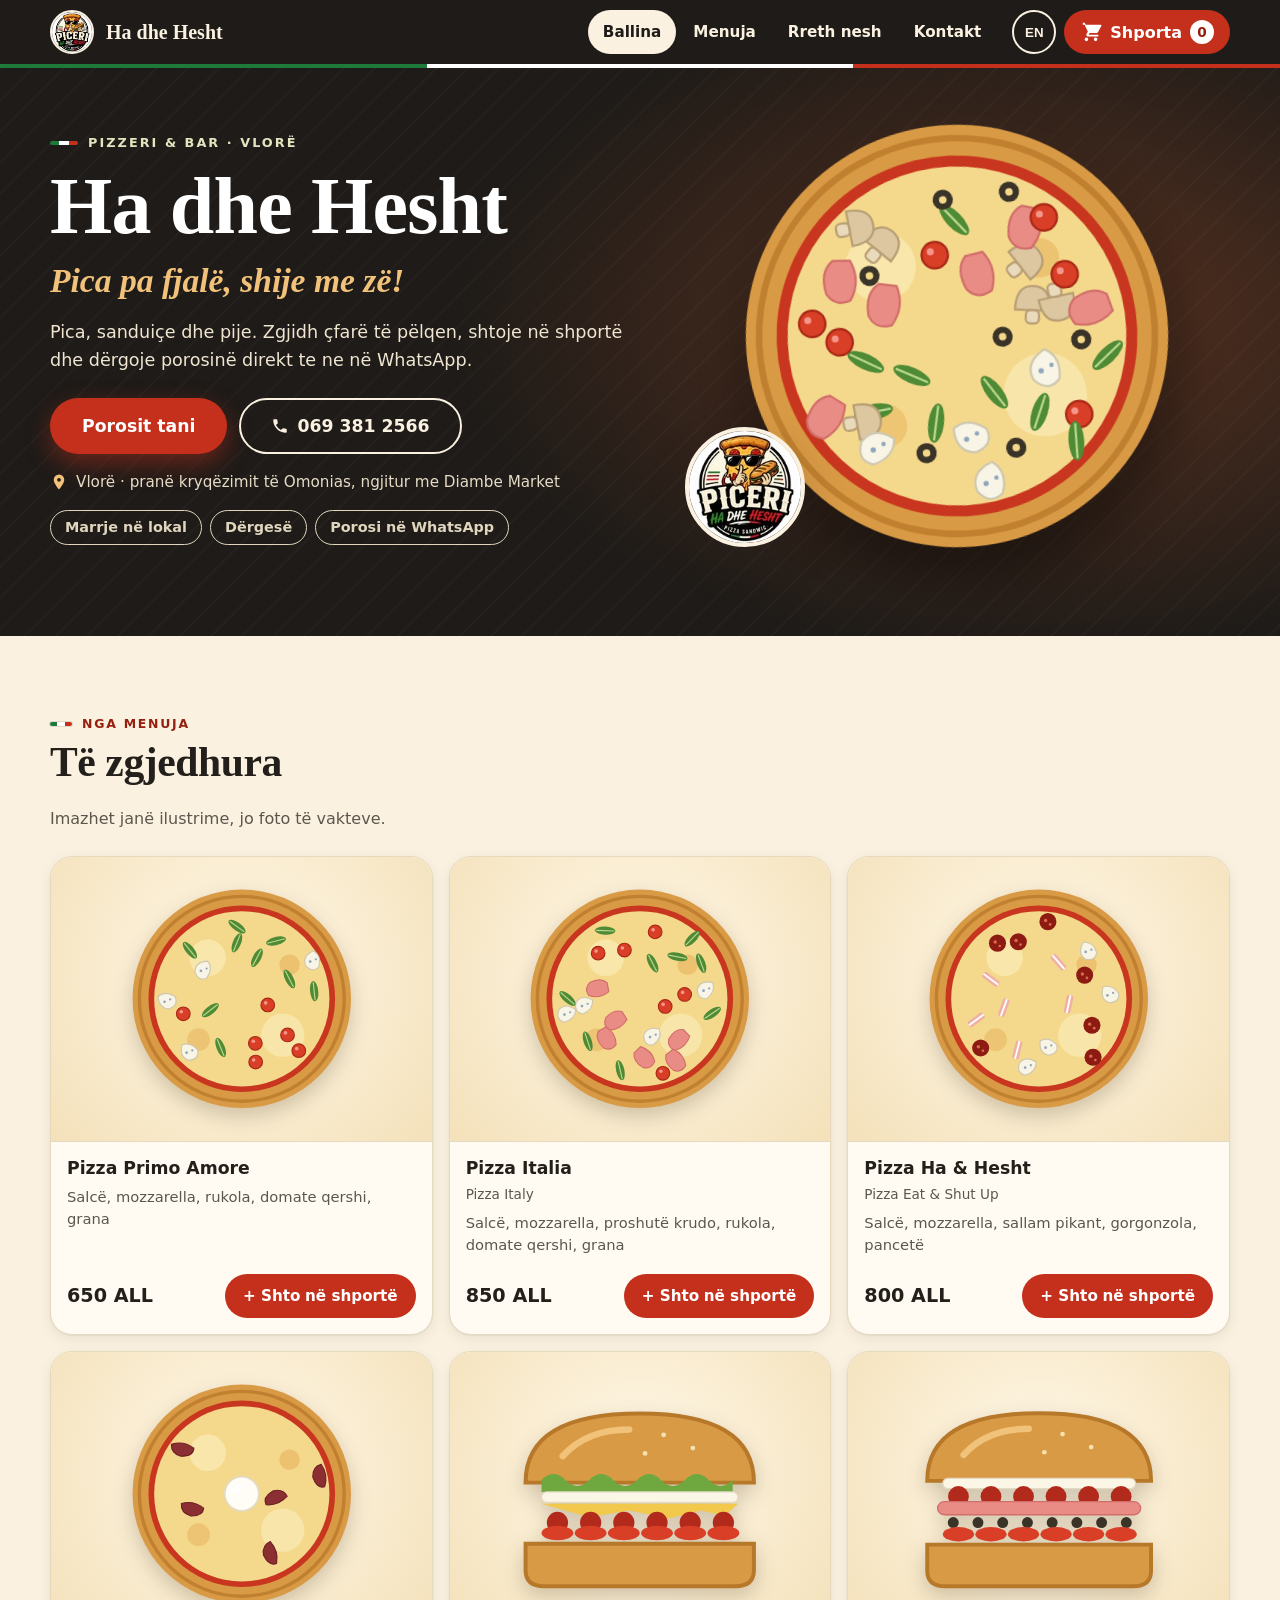
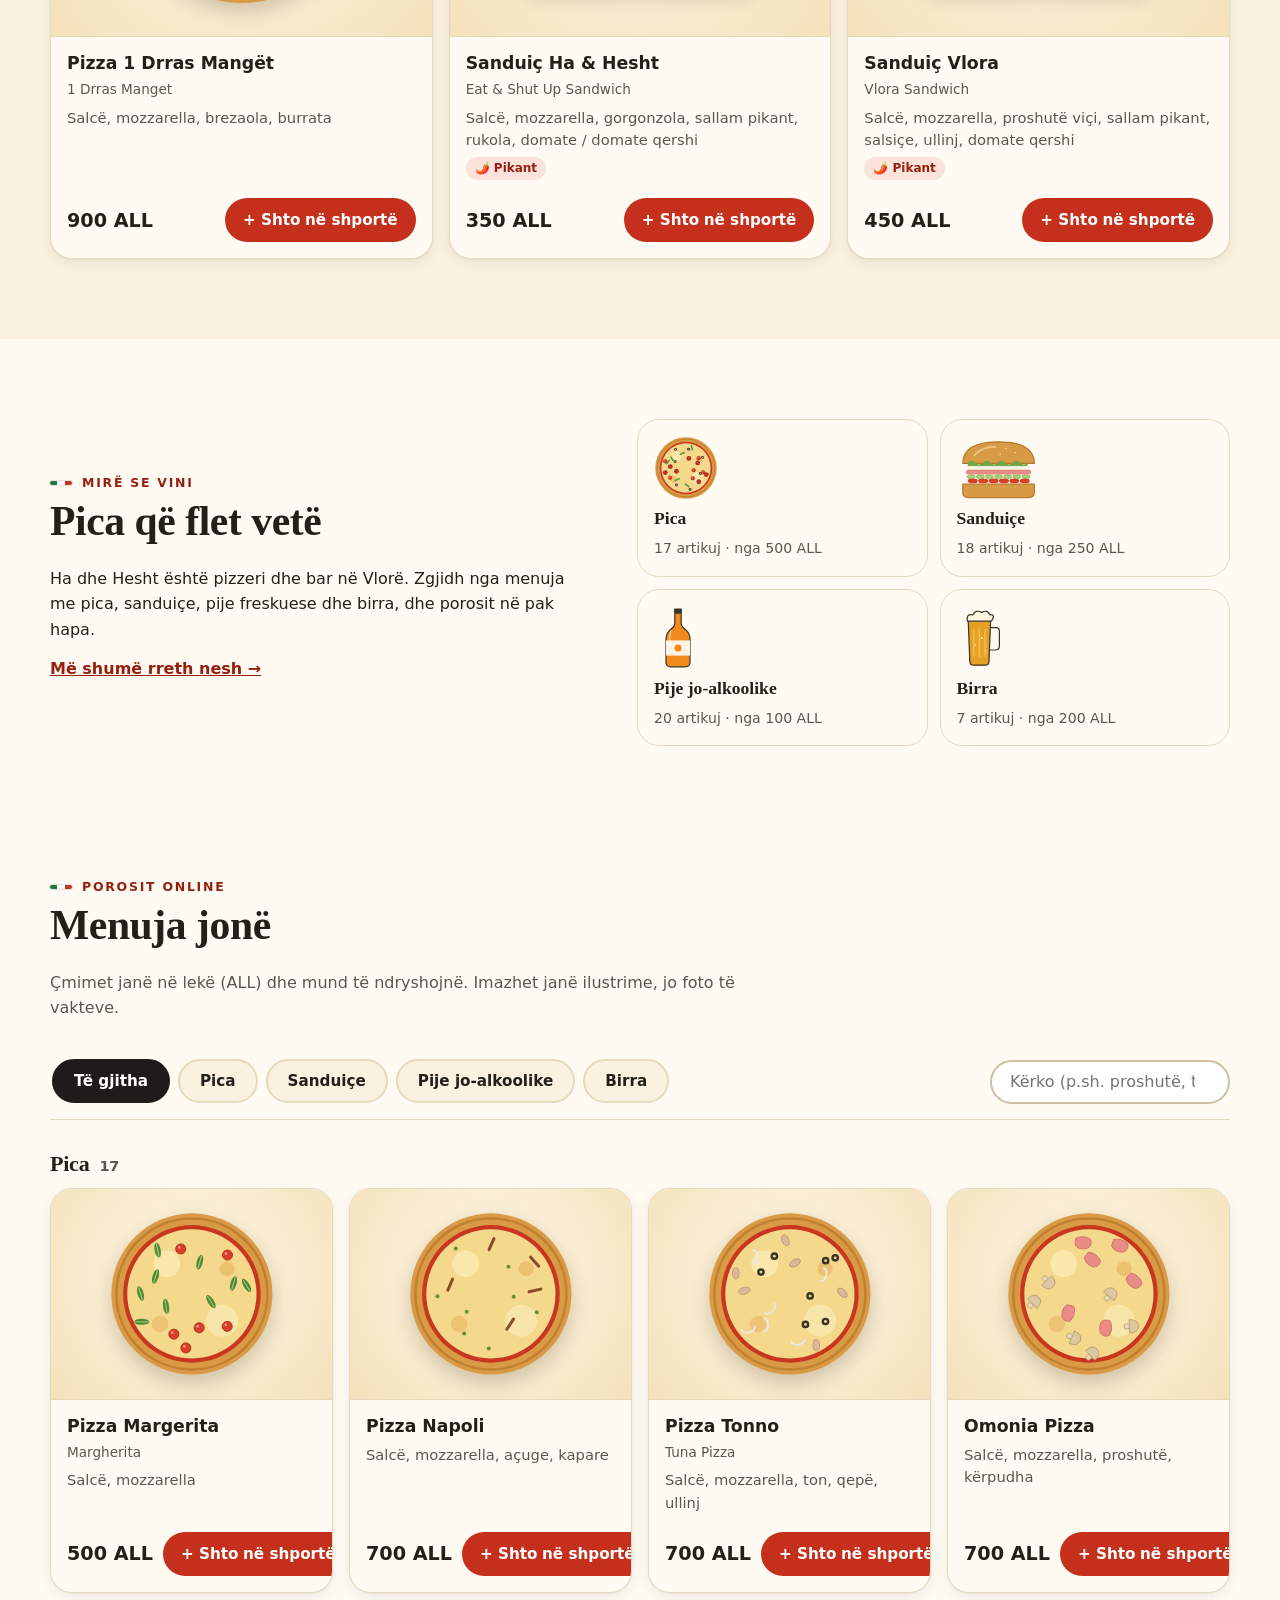
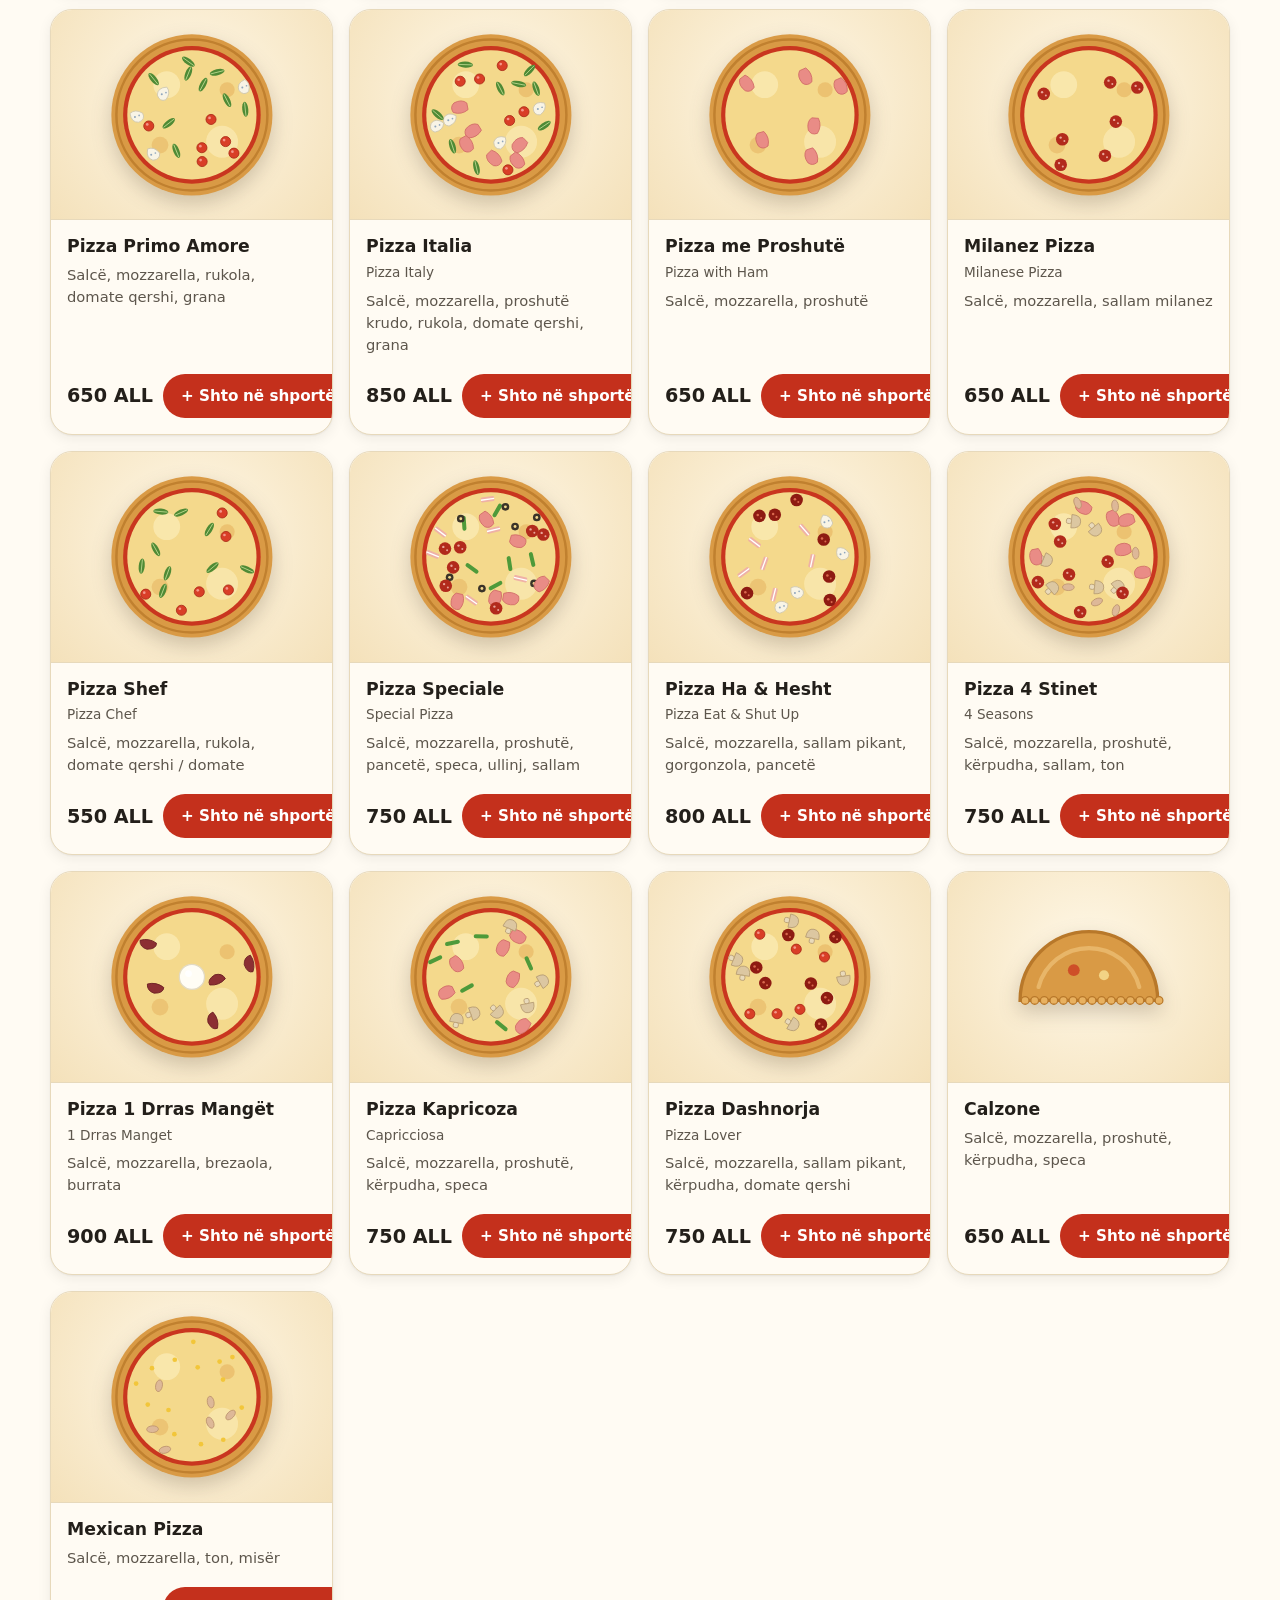
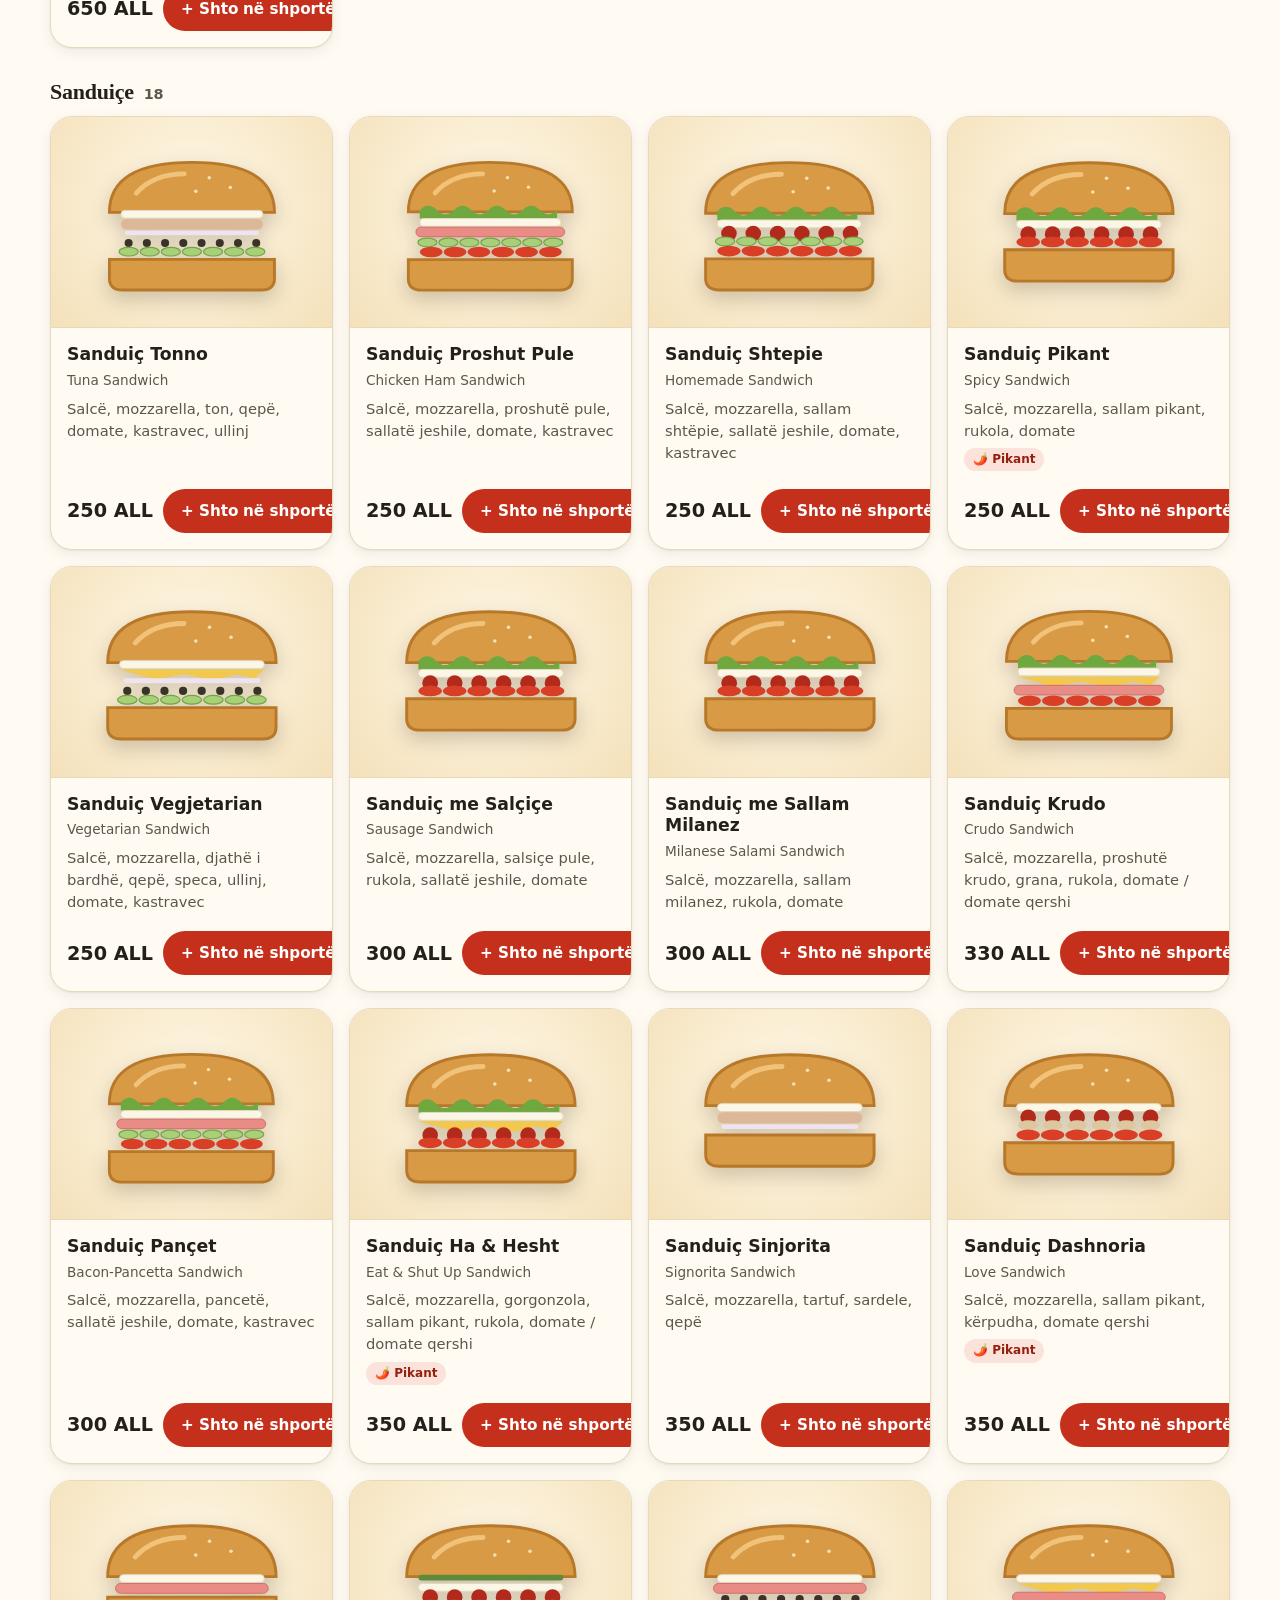
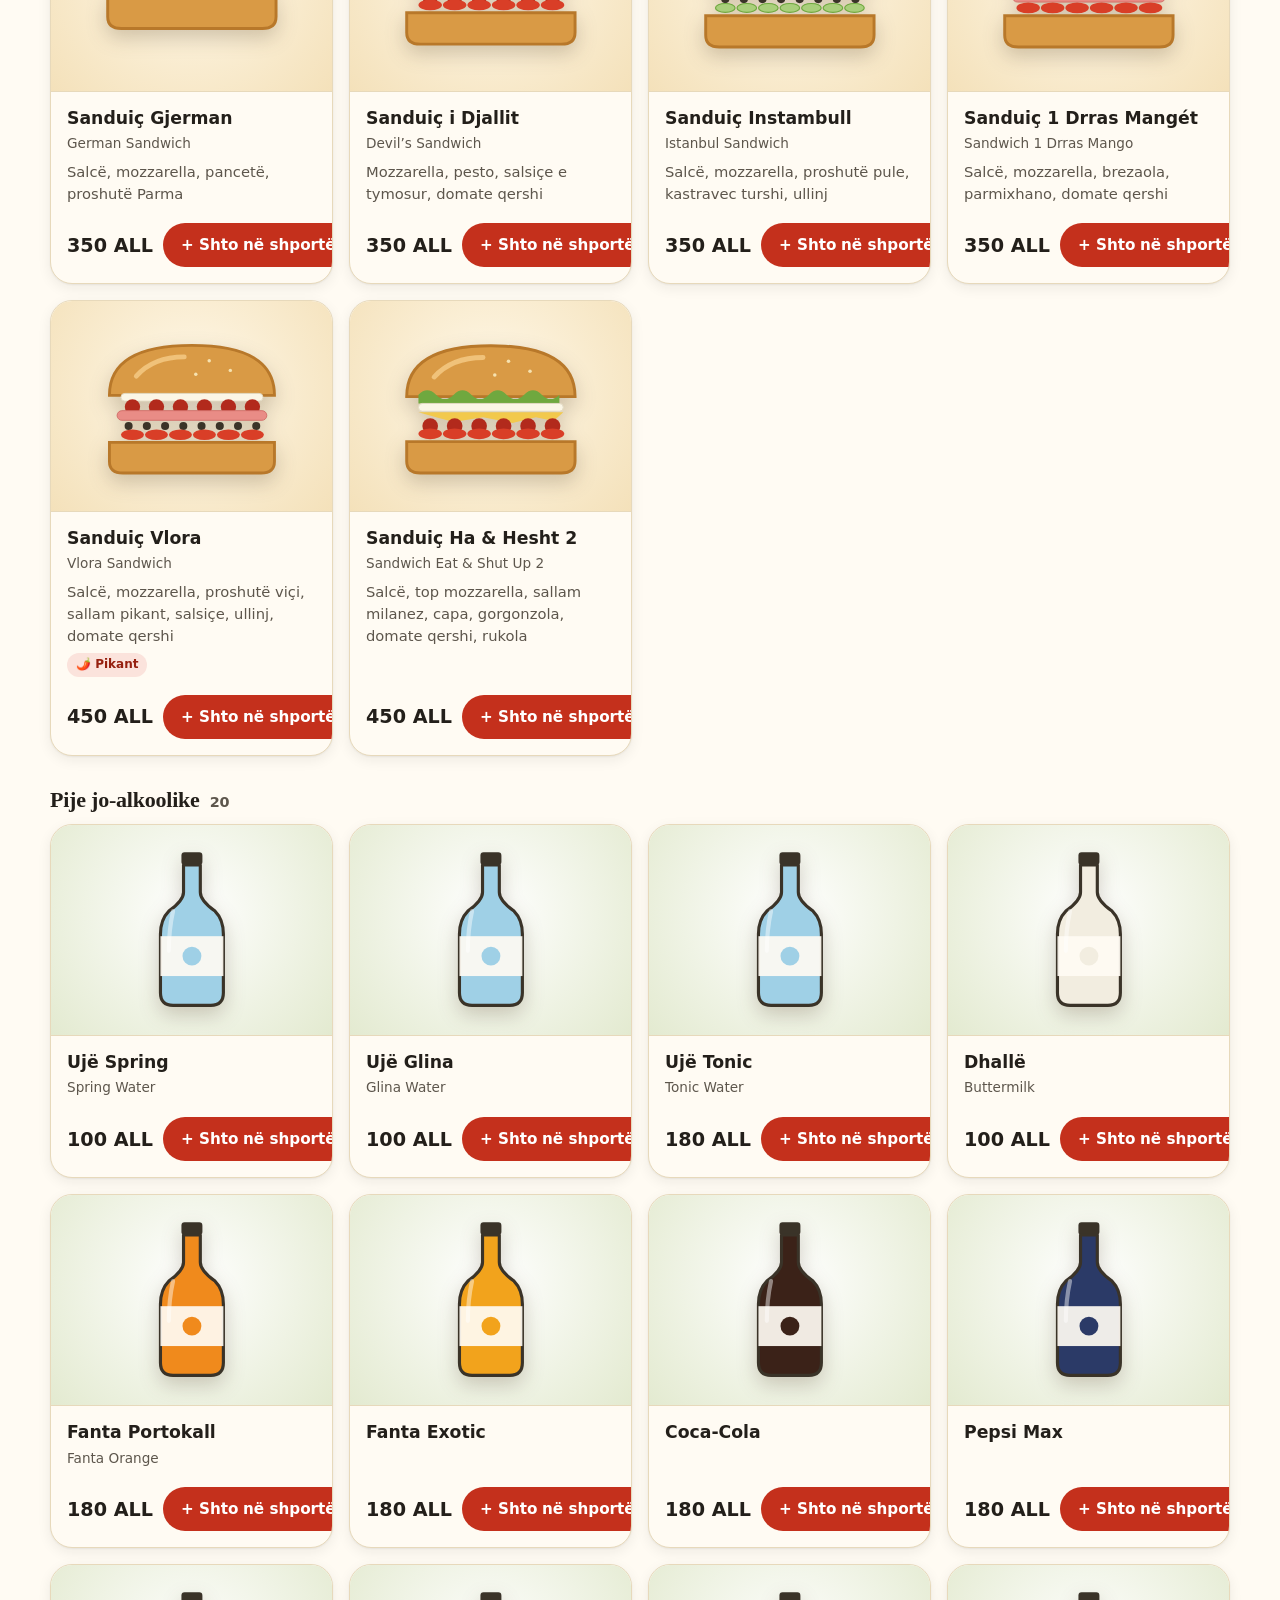
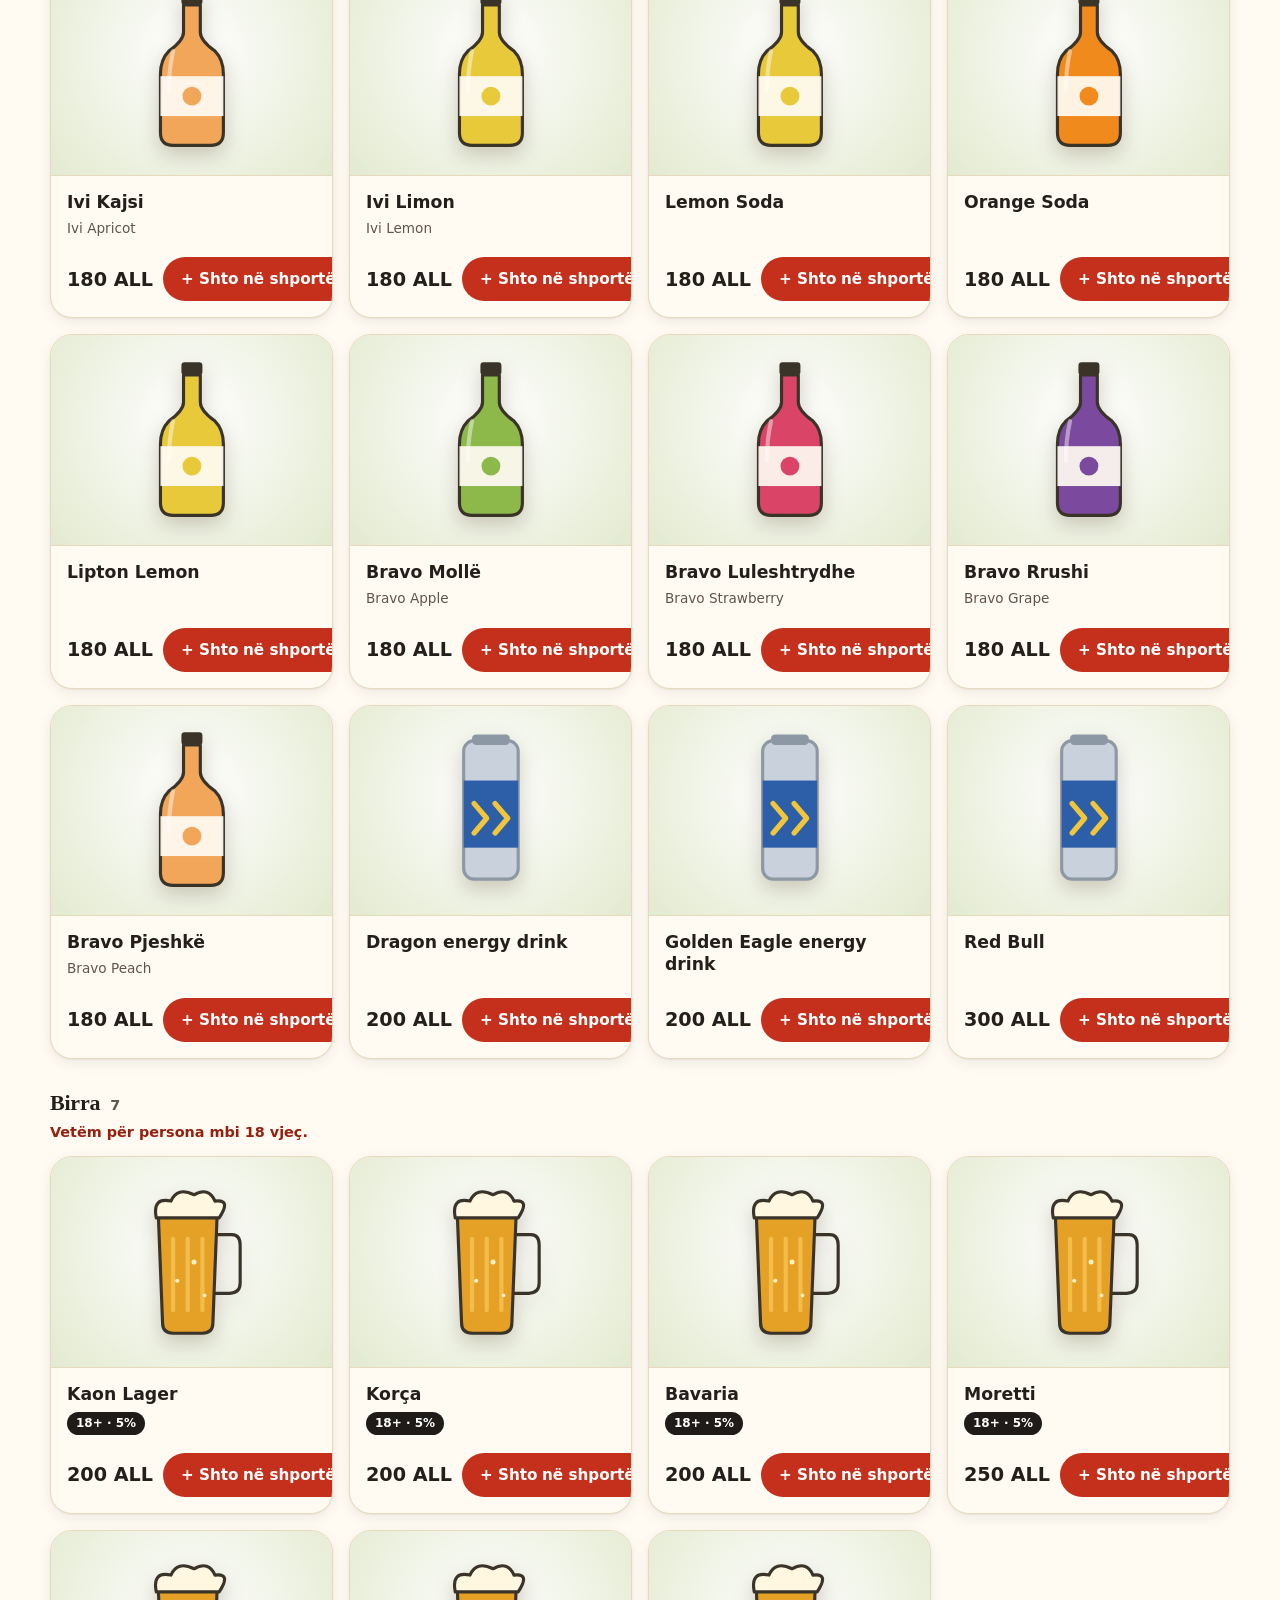
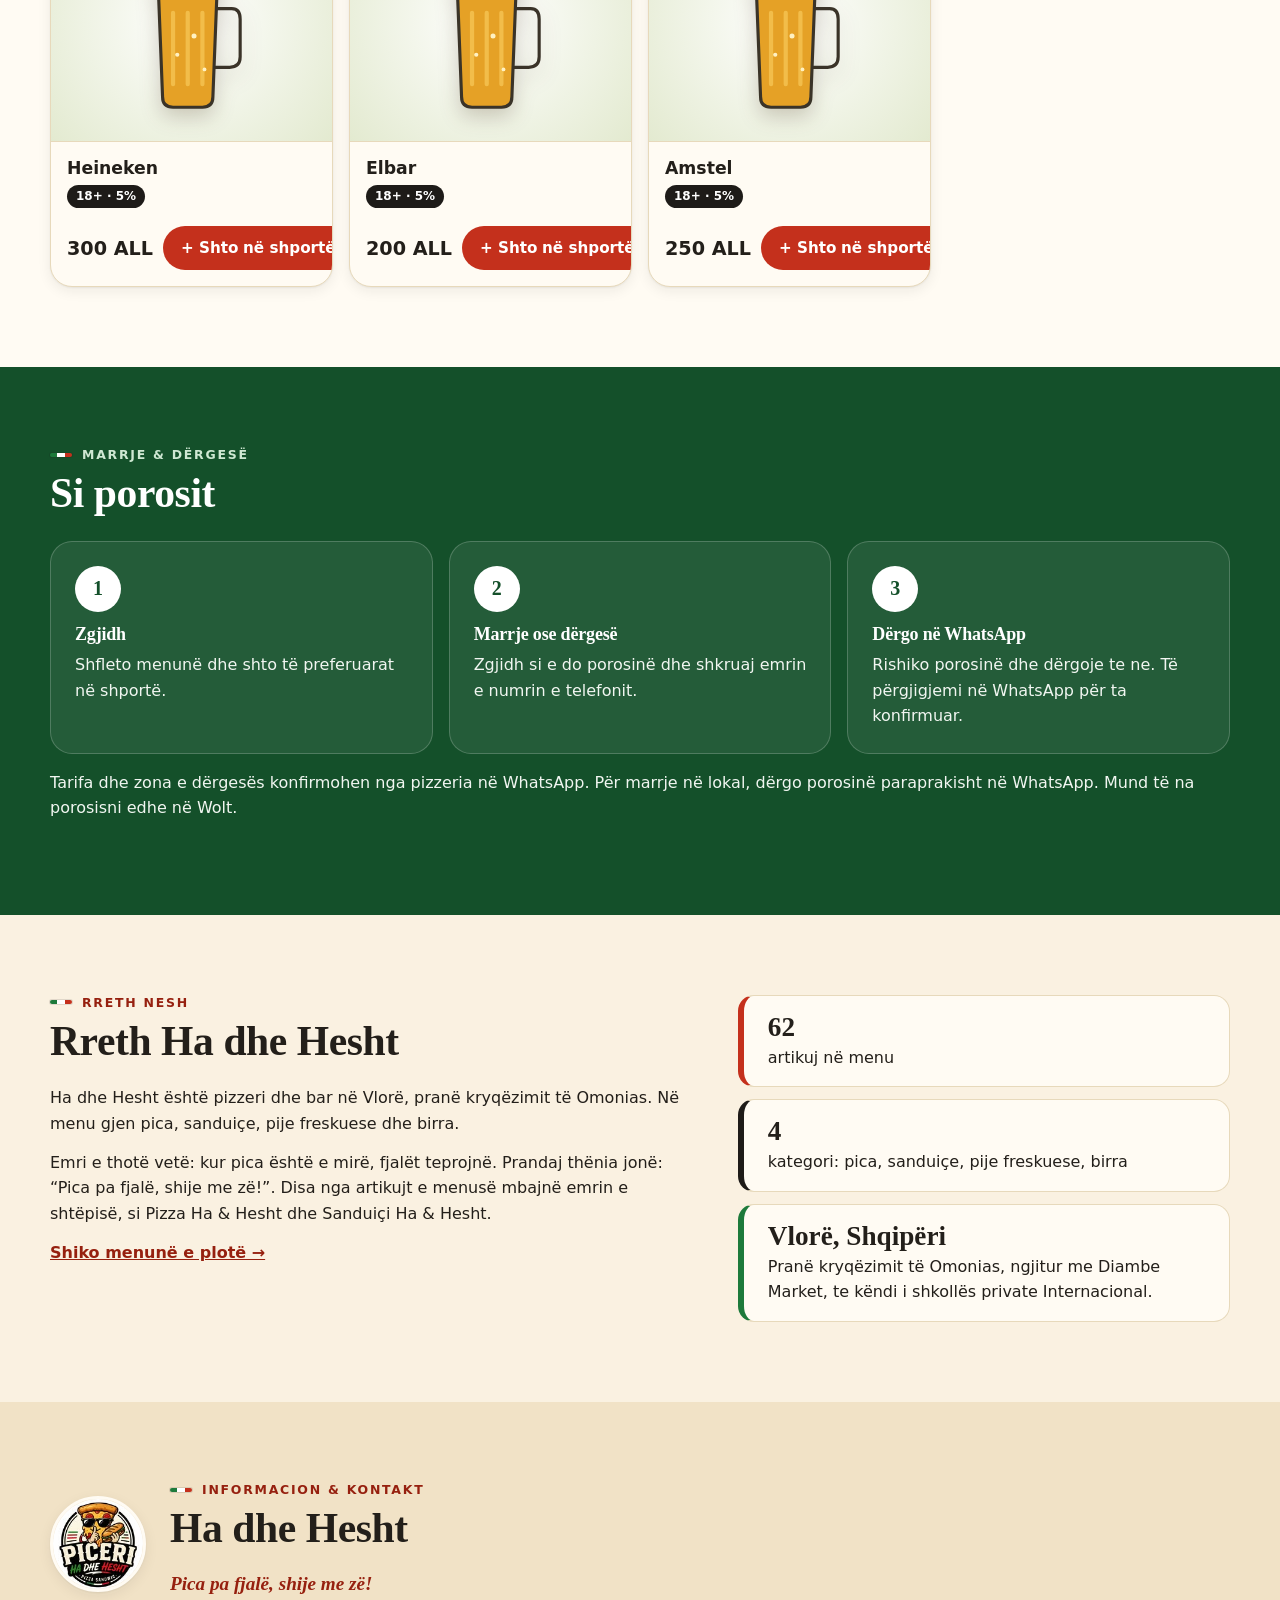
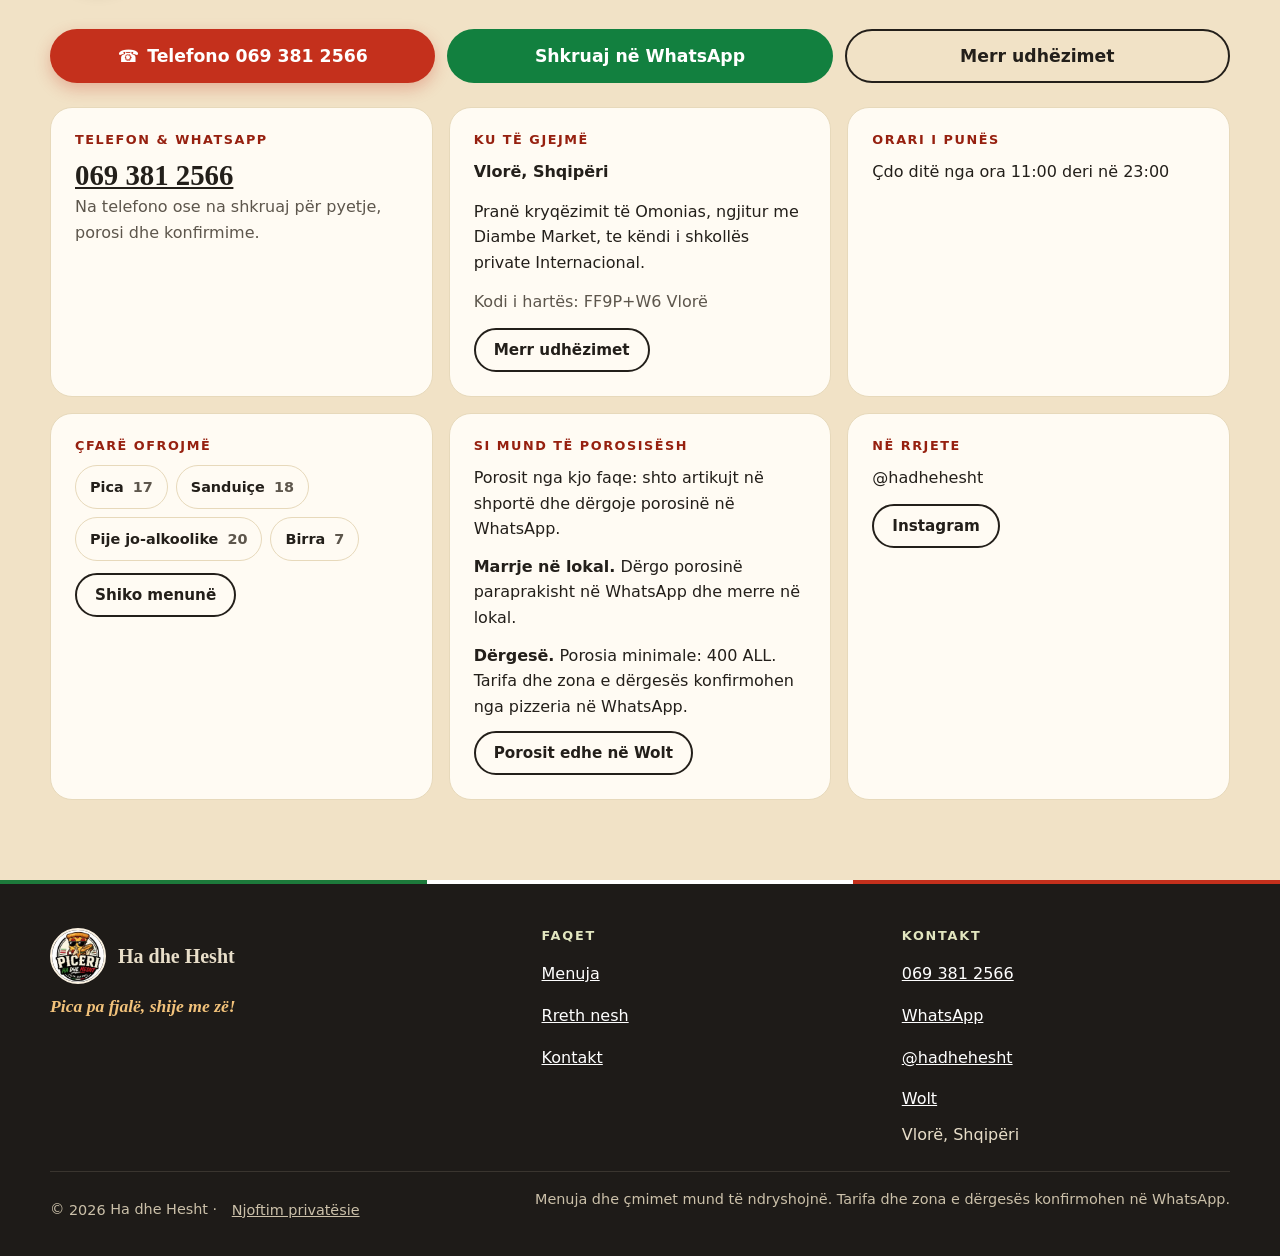
<file: index.html>
<!doctype html>
<html lang="sq">
<head>
<meta charset="utf-8">
<meta name="viewport" content="width=device-width, initial-scale=1">
<!-- GitHub Pages ignores _headers, so the same policy is applied here (frame-ancestors cannot be set from a meta tag). Keep in sync with _headers: tools/check-assets.js verifies it. -->
<meta http-equiv="Content-Security-Policy" content="default-src 'none'; script-src 'self'; style-src 'self' 'unsafe-inline'; img-src 'self' data:; font-src 'self'; connect-src 'self'; frame-src https://www.google.com; base-uri 'none'; form-action 'none'">
<title>Ha dhe Hesht – Pica & sanduiçe në Vlorë | Porosit në WhatsApp</title>
<meta name="description" content="Ha dhe Hesht, pizzeri në Vlorë. Shiko menunë me çmime në lekë, shto në shportë dhe dërgo porosinë direkt në WhatsApp. Pica pa fjalë, shije me zë!">
<meta name="robots" content="index, follow">
<meta name="theme-color" content="#1e1b18">
<meta name="referrer" content="strict-origin-when-cross-origin">
<meta property="og:type" content="restaurant.restaurant">
<meta property="og:site_name" content="Ha dhe Hesht">
<meta property="og:locale" content="sq_AL">
<meta property="og:locale:alternate" content="en_US">
<meta property="og:title" content="Ha dhe Hesht – Pica pa fjalë, shije me zë!">
<meta property="og:description" content="Pica, sanduiçe dhe pije në Vlorë. Porosit online përmes WhatsApp.">
<meta property="og:url" content="https://subcoresolutions-cloud.github.io/Ha-dhe-Hesht-Website/">
<meta property="og:image" content="https://subcoresolutions-cloud.github.io/Ha-dhe-Hesht-Website/assets/logo.jpg">
<meta property="og:image:alt" content="Logo e Ha dhe Hesht">
<meta name="twitter:card" content="summary">
<meta name="twitter:title" content="Ha dhe Hesht – Pica pa fjalë, shije me zë!">
<meta name="twitter:description" content="Pica, sanduiçe dhe pije në Vlorë. Porosit online përmes WhatsApp.">
<meta name="twitter:image" content="https://subcoresolutions-cloud.github.io/Ha-dhe-Hesht-Website/assets/logo.jpg">
<!-- Production URL (GitHub Pages project site). If a custom domain is added later, change this URL in og:url, og:image, twitter:image, the JSON-LD below, sitemap.xml, robots.txt and the <base> of 404.html (tools/check-assets.js reports any mismatch). -->
<link rel="canonical" href="https://subcoresolutions-cloud.github.io/Ha-dhe-Hesht-Website/">
<link rel="icon" href="assets/logo.jpg" type="image/jpeg">
<link rel="apple-touch-icon" href="assets/logo.jpg">
<link rel="stylesheet" href="css/styles.css?v=202610150110">
<!-- Structured data: ONLY facts confirmed by public listings (name, city, country, phone, Instagram). No street address, hours, price range or geo until the owner verifies them. Keep in sync with js/data.js. -->
<script type="application/ld+json">
{"@context":"https://schema.org","@type":"Restaurant","name":"Ha dhe Hesht",
"servesCuisine":["Pizza","Sandwiches"],"telephone":"+355693812566",
"address":{"@type":"PostalAddress","addressLocality":"Vlorë","addressCountry":"AL"},
"sameAs":["https://www.instagram.com/hadhehesht/"],"url":"https://subcoresolutions-cloud.github.io/Ha-dhe-Hesht-Website/","image":"https://subcoresolutions-cloud.github.io/Ha-dhe-Hesht-Website/assets/logo.jpg"}
</script>
</head>
<body>
<a class="skip" href="#menu" data-en="Skip to menu">Kalo te menuja</a>

<header class="site-header" id="top">
  <div class="wrap bar">
    <a class="brand" href="#top" aria-label="Ha dhe Hesht">
      <img src="assets/logo.jpg" width="44" height="44" alt="" class="brand-logo">
      <span class="brand-name">Ha dhe Hesht</span>
    </a>
    <nav class="nav" id="nav" aria-label="Kryesore" data-en-aria-label="Main">
      <a href="#top" data-nav="top" data-en="Home">Ballina</a>
      <a href="#menu" data-nav="menu" data-en="Menu">Menuja</a>
      <a href="#rreth-nesh" data-nav="rreth-nesh" data-en="About us">Rreth nesh</a>
      <a href="#kontakt" data-nav="kontakt" data-en="Contact">Kontakt</a>
    </nav>
    <div class="bar-actions">
      <button type="button" class="lang" id="langBtn" aria-label="Switch language / Ndërro gjuhën">EN</button>
      <button type="button" class="cart-btn" id="cartBtn" aria-haspopup="dialog">
        <svg viewBox="0 0 24 24" width="22" height="22" aria-hidden="true"><path fill="currentColor" d="M7 18a2 2 0 1 0 0 4 2 2 0 0 0 0-4Zm10 0a2 2 0 1 0 0 4 2 2 0 0 0 0-4ZM3 2v2h2l3.6 7.6-1.4 2.4A2 2 0 0 0 9 17h11v-2H9.4l1.1-2h7.5a2 2 0 0 0 1.7-1l3.6-6.5A1 1 0 0 0 22.4 4H6.2l-.9-2H3Z"/></svg>
        <span class="cart-label" data-en="Cart">Shporta</span>
        <span class="cart-count" id="cartCount" aria-hidden="true">0</span>
      </button>
      <button type="button" class="burger" id="burger" aria-expanded="false" aria-controls="nav" aria-label="Menu">
        <svg viewBox="0 0 24 24" width="24" height="24" aria-hidden="true"><path fill="currentColor" d="M3 6h18v2H3V6Zm0 5h18v2H3v-2Zm0 5h18v2H3v-2Z"/></svg>
      </button>
    </div>
  </div>
</header>

<main>
  <!-- ============ HOME: HERO ============ -->
  <section class="hero" aria-labelledby="heroTitle">
    <div class="wrap hero-grid">
      <div class="hero-copy">
        <p class="eyebrow" data-en="Pizzeria & bar · Vlorë">Pizzeri & bar · Vlorë</p>
        <h1 id="heroTitle">Ha dhe Hesht</h1>
        <p class="tagline" id="heroTagline">Pica pa fjalë, shije me zë!</p>
        <p class="lead" data-en="Pizza, sandwiches and drinks. Choose what you like, add it to your cart and send the order straight to us on WhatsApp.">Pica, sanduiçe dhe pije. Zgjidh çfarë të pëlqen, shtoje në shportë dhe dërgoje porosinë direkt te ne në WhatsApp.</p>
        <div class="cta-row">
          <a class="btn btn-primary btn-lg" href="#menu" data-en="Order now">Porosit tani</a>
          <a class="btn btn-outline btn-lg" data-bind-href="tel" href="#kontakt">
            <svg viewBox="0 0 24 24" width="18" height="18" aria-hidden="true"><path fill="currentColor" d="M6.6 10.8a15 15 0 0 0 6.6 6.6l2.2-2.2a1 1 0 0 1 1-.25 11.4 11.4 0 0 0 3.6.57 1 1 0 0 1 1 1V20a1 1 0 0 1-1 1A17 17 0 0 1 3 4a1 1 0 0 1 1-1h3.5a1 1 0 0 1 1 1c0 1.25.2 2.45.57 3.57a1 1 0 0 1-.25 1Z"/></svg>
            <span data-bind="phoneDisplay">069 381 2566</span>
          </a>
        </div>
        <p class="hero-meta">
          <svg viewBox="0 0 24 24" width="18" height="18" aria-hidden="true"><path fill="currentColor" d="M12 2a7 7 0 0 0-7 7c0 5.2 7 13 7 13s7-7.8 7-13a7 7 0 0 0-7-7Zm0 9.5A2.5 2.5 0 1 1 12 6.5a2.5 2.5 0 0 1 0 5Z"/></svg>
          <span data-en="Vlorë · near the Omonia intersection, next to Diambe Market">Vlorë · pranë kryqëzimit të Omonias, ngjitur me Diambe Market</span>
        </p>
        <ul class="chips" aria-label="Shërbimet" data-en-aria-label="Services">
          <li data-service="pickup" data-en="Pickup">Marrje në lokal</li>
          <li data-service="delivery" data-en="Delivery">Dërgesë</li>
          <li data-en="Order on WhatsApp">Porosi në WhatsApp</li>
        </ul>
      </div>
      <div class="hero-art" aria-hidden="true">
        <div class="hero-pizza" id="heroPizza"></div>
        <img class="hero-logo" src="assets/logo.jpg" width="150" height="150" alt="">
      </div>
    </div>
  </section>

  <!-- ============ HOME: FEATURED ============ -->
  <section class="section featured" id="featured" aria-labelledby="featTitle">
    <div class="wrap">
      <div class="section-head">
        <p class="kicker" data-en="From the menu">Nga menuja</p>
        <h2 id="featTitle" data-en="Featured dishes">Të zgjedhura</h2>
        <p class="muted" data-en="Pictures are illustrations, not photos of the dishes.">Imazhet janë ilustrime, jo foto të vakteve.</p>
      </div>
      <ul class="grid grid-scroll" id="featuredList" aria-busy="true"><!-- loading placeholders: same card size as the real cards, replaced by js/app.js -->
        <li class="item skeleton" aria-hidden="true"><div class="media"></div><div class="item-body"><span class="sk w70"></span><span class="sk w90"></span><span class="sk w40"></span></div></li>
        <li class="item skeleton" aria-hidden="true"><div class="media"></div><div class="item-body"><span class="sk w70"></span><span class="sk w90"></span><span class="sk w40"></span></div></li>
        <li class="item skeleton" aria-hidden="true"><div class="media"></div><div class="item-body"><span class="sk w70"></span><span class="sk w90"></span><span class="sk w40"></span></div></li>
        <li class="item skeleton" aria-hidden="true"><div class="media"></div><div class="item-body"><span class="sk w70"></span><span class="sk w90"></span><span class="sk w40"></span></div></li>
        <li class="item skeleton" aria-hidden="true"><div class="media"></div><div class="item-body"><span class="sk w70"></span><span class="sk w90"></span><span class="sk w40"></span></div></li>
        <li class="item skeleton" aria-hidden="true"><div class="media"></div><div class="item-body"><span class="sk w70"></span><span class="sk w90"></span><span class="sk w40"></span></div></li>
      </ul>
    </div>
  </section>

  <!-- ============ HOME: INTRO + CATEGORY PREVIEWS ============ -->
  <section class="section intro" aria-labelledby="introTitle">
    <div class="wrap">
      <div class="intro-grid">
        <div>
          <p class="kicker" data-en="Welcome">Mirë se vini</p>
          <h2 id="introTitle" data-en="Pizza that does the talking">Pica që flet vetë</h2>
          <p id="introText"></p>
          <p><a href="#rreth-nesh" class="link" data-en="More about us →">Më shumë rreth nesh →</a></p>
        </div>
        <ul class="cat-tiles" id="catTiles"></ul>
      </div>
    </div>
  </section>

  <!-- ============ MENU ============ -->
  <section class="section menu" id="menu" aria-labelledby="menuTitle">
    <div class="wrap">
      <div class="section-head">
        <p class="kicker" data-en="Order online">Porosit online</p>
        <h2 id="menuTitle" data-en="Our menu">Menuja jonë</h2>
        <p class="muted" data-en="Prices are in Albanian lek (ALL) and may change. The pictures are illustrations, not photos of the dishes.">Çmimet janë në lekë (ALL) dhe mund të ndryshojnë. Imazhet janë ilustrime, jo foto të vakteve.</p>
      </div>
      <noscript><p class="notice">Menuja dhe shporta kërkojnë JavaScript. Për të porositur, na telefono në 069 381 2566 ose na shkruaj në WhatsApp në të njëjtin numër. <span lang="en">The menu and cart need JavaScript. To order, call us or message us on WhatsApp.</span></p></noscript>
      <div class="menu-tools" id="menuTools">
        <div class="tabs" id="tabs" role="group" aria-label="Kategoritë" data-en-aria-label="Categories"></div>
        <label class="search">
          <span class="sr-only" data-en="Search the menu">Kërko në menu</span>
          <input type="search" id="search" placeholder="Kërko (p.sh. proshutë, ton…)" data-en-placeholder="Search (e.g. ham, tuna…)" autocomplete="off">
        </label>
      </div>
      <div id="menuList"></div>
    </div>
  </section>

  <!-- ============ SERVICES ============ -->
  <section class="section services" id="si-funksionon" aria-labelledby="svcTitle">
    <div class="wrap">
      <div class="section-head">
        <p class="kicker" data-en="Pickup & delivery">Marrje & dërgesë</p>
        <h2 id="svcTitle" data-en="How to order">Si porosit</h2>
      </div>
      <ol class="steps">
        <li class="card"><span class="num" aria-hidden="true">1</span><h3 data-en="Choose">Zgjidh</h3><p data-en="Browse the menu and add your favourites to the cart.">Shfleto menunë dhe shto të preferuarat në shportë.</p></li>
        <li class="card"><span class="num" aria-hidden="true">2</span><h3 data-en="Pickup or delivery">Marrje ose dërgesë</h3><p data-en="Choose how you want your order and enter your name and phone number.">Zgjidh si e do porosinë dhe shkruaj emrin e numrin e telefonit.</p></li>
        <li class="card"><span class="num" aria-hidden="true">3</span><h3 data-en="Send on WhatsApp">Dërgo në WhatsApp</h3><p data-en="Review your order and send it to us. We reply on WhatsApp to confirm.">Rishiko porosinë dhe dërgoje te ne. Të përgjigjemi në WhatsApp për ta konfirmuar.</p></li>
      </ol>
      <p class="muted svc-note" id="svcNote"></p>
    </div>
  </section>

  <!-- ============ ABOUT ============ -->
  <section class="section about" id="rreth-nesh" aria-labelledby="aboutTitle">
    <div class="wrap about-grid">
      <div>
        <p class="kicker" data-en="Our story">Rreth nesh</p>
        <h2 id="aboutTitle" data-en="About Ha dhe Hesht">Rreth Ha dhe Hesht</h2>
        <div id="aboutText"></div>
        <p><a href="#menu" class="link" data-en="See the full menu →">Shiko menunë e plotë →</a></p>
      </div>
      <ul class="facts">
        <li><strong data-bind="menuCount"></strong><span data-en="items on the menu">artikuj në menu</span></li>
        <li><strong>4</strong><span data-en="categories: pizza, sandwiches, soft drinks, beer">kategori: pica, sanduiçe, pije freskuese, birra</span></li>
        <li><strong data-bind="city"></strong><span data-bind="landmarks"></span></li>
      </ul>
    </div>
  </section>

  <!-- ============ BUSINESS INFORMATION & CONTACT ============ -->
  <section class="section contact" id="kontakt" aria-labelledby="contactTitle">
    <div class="wrap">
      <div class="biz-head">
        <img src="assets/logo.jpg" width="96" height="96" class="biz-logo" loading="lazy" decoding="async" alt="Logo Ha dhe Hesht" data-en-alt="Ha dhe Hesht logo">
        <div>
          <p class="kicker" data-en="Information & contact">Informacion & kontakt</p>
          <h2 id="contactTitle">Ha dhe Hesht</h2>
          <p class="tagline-sm" id="bizTagline"></p>
          <p class="biz-intro" id="bizIntro" hidden></p>
        </div>
      </div>
      <div class="quick" id="bizQuick"></div>
      <div class="contact-grid" id="bizGrid"></div>
      <div id="bizMap"></div>
    </div>
  </section>
</main>

<footer class="site-footer">
  <div class="wrap foot-grid">
    <div>
      <div class="foot-brand"><img src="assets/logo.jpg" width="56" height="56" alt="" class="brand-logo" loading="lazy" decoding="async"><span class="brand-name">Ha dhe Hesht</span></div>
      <p class="tagline-sm" id="footTagline">Pica pa fjalë, shije me zë!</p>
    </div>
    <nav aria-label="Footer" data-en-aria-label="Footer">
      <h3 data-en="Pages">Faqet</h3>
      <ul>
        <li><a href="#menu" data-en="Menu">Menuja</a></li>
        <li><a href="#rreth-nesh" data-en="About us">Rreth nesh</a></li>
        <li><a href="#kontakt" data-en="Contact">Kontakt</a></li>
      </ul>
    </nav>
    <div>
      <h3 data-en="Contact">Kontakt</h3>
      <ul>
        <li><a data-bind-href="tel" data-bind="phoneDisplay" href="#">069 381 2566</a></li>
        <li><a data-bind-href="wa" target="_blank" rel="noopener" href="#">WhatsApp</a></li>
        <li><a data-bind-href="instagram" target="_blank" rel="noopener" href="#" data-bind="instagramHandle">@hadhehesht</a></li>
        <li><a data-bind-href="wolt" target="_blank" rel="noopener" href="#">Wolt</a></li>
        <li data-bind="city"></li>
      </ul>
    </div>
  </div>
  <div class="wrap foot-legal">
    <p>© <span id="year"></span> Ha dhe Hesht · <button type="button" class="link-btn" id="privOpen" data-en="Privacy notice">Njoftim privatësie</button></p>
    <p data-en="Prices and menu may change. Delivery fee and area are confirmed on WhatsApp.">Menuja dhe çmimet mund të ndryshojnë. Tarifa dhe zona e dërgesës konfirmohen në WhatsApp.</p>
  </div>
</footer>

<!-- Mobile sticky cart bar -->
<div class="mobile-cart" id="mobileCart" hidden>
  <button type="button" class="btn btn-primary btn-block" id="mobileCartBtn">
    <span><span id="mobileCartCount">0</span> <span data-en="items">artikuj</span> · <span data-en="View cart">Shiko shportën</span></span>
    <strong id="mobileCartTotal"></strong>
  </button>
</div>

<!-- Privacy notice -->
<dialog id="privDialog" class="modal" aria-labelledby="privTitle">
  <h2 id="privTitle" data-en="Privacy notice">Njoftim privatësie</h2>
  <p data-en="This website only prepares your order. It has no server, no account, no analytics and no advertising cookies.">Kjo faqe vetëm përgatit porosinë tënde. Nuk ka server, llogari, analitikë apo cookie reklamash.</p>
  <h3 data-en="What we ask for">Çfarë kërkojmë</h3>
  <p data-en="Your name and phone number (required), a delivery address (delivery only), optional location details and order notes, and the items in your cart. Nothing else.">Emrin dhe numrin e telefonit (të detyrueshme), adresën (vetëm për dërgesë), detaje opsionale të vendndodhjes dhe shënime, si dhe artikujt në shportë. Asgjë tjetër.</p>
  <h3 data-en="Where it goes">Ku shkojnë</h3>
  <p data-en="When you press “Order on WhatsApp”, these details are written into a WhatsApp message that you send yourself to the pizzeria. WhatsApp (Meta) then handles the message under its own privacy policy. The pizzeria uses it only to prepare and deliver your order.">Kur shtyp “Porosit në WhatsApp”, këto të dhëna shkruhen në një mesazh WhatsApp që ia dërgon vetë pizzerisë. Pastaj WhatsApp (Meta) e trajton mesazhin sipas politikës së vet. Pizzeria i përdor vetëm për të përgatitur dhe dërguar porosinë.</p>
  <h3 data-en="Stored on your device">Të ruajtura në pajisjen tënde</h3>
  <p data-en="So you do not have to retype them, your cart and the details you entered are kept in this browser only (local storage). They are not sent anywhere by this website. You can erase them at any time with the button below.">Që mos t’i shkruash sërish, shporta dhe të dhënat që plotësove ruhen vetëm në këtë shfletues (ruajtja lokale). Kjo faqe nuk i dërgon askund. Mund t’i fshish në çdo kohë me butonin më poshtë.</p>
  <h3 data-en="Payments">Pagesat</h3>
  <p data-en="This website never asks for card or bank details.">Kjo faqe nuk kërkon kurrë të dhëna karte apo banke.</p>
  <h3 data-en="Questions">Pyetje</h3>
  <p data-en="To ask about or delete your order data held by the pizzeria, call or message the number in the Contact section.">Për të pyetur ose kërkuar fshirjen e të dhënave të porosisë që ka pizzeria, telefono ose shkruaj në numrin te seksioni Kontakt.</p>
  <div class="modal-actions">
    <button type="button" class="btn btn-outline" id="privClear" data-en="Erase my saved details">Fshi të dhënat e ruajtura</button>
    <button type="button" class="btn btn-primary" id="privClose" data-en="Close">Mbyll</button>
  </div>
</dialog>

<!-- Options dialog -->
<dialog id="optDialog" class="modal" aria-labelledby="optTitle">
  <form method="dialog" id="optForm">
    <h2 id="optTitle"></h2>
    <div id="optBody"></div>
    <div class="modal-actions">
      <button type="button" class="btn btn-outline" id="optCancel" data-en="Cancel">Anulo</button>
      <button type="submit" class="btn btn-primary" id="optAdd" data-en="Add to cart">Shto në shportë</button>
    </div>
  </form>
</dialog>

<!-- Cart / checkout drawer -->
<dialog id="cartDialog" class="drawer" aria-labelledby="drawerTitle">
  <div class="drawer-head">
    <h2 id="drawerTitle" tabindex="-1" data-en="Your order">Porosia jote</h2>
    <button type="button" class="icon-btn" id="drawerClose" aria-label="Mbyll" data-en-aria-label="Close">
      <svg viewBox="0 0 24 24" width="22" height="22" aria-hidden="true"><path fill="currentColor" d="m6.4 5 5.6 5.6L17.6 5 19 6.4 13.4 12l5.6 5.6-1.4 1.4-5.6-5.6L6.4 19 5 17.6 10.6 12 5 6.4 6.4 5Z"/></svg>
    </button>
  </div>
  <ol class="progress" id="progress" aria-label="Hapat" data-en-aria-label="Steps">
    <li data-step="1" data-en="Cart">Shporta</li>
    <li data-step="2" data-en="Details">Detajet</li>
    <li data-step="3" data-en="Review">Rishiko</li>
  </ol>
  <div class="drawer-body" id="drawerBody"></div>
  <div class="drawer-foot" id="drawerFoot"></div>
</dialog>

<div class="toast" id="toast" role="status" aria-live="polite"></div>

<script src="js/data.js?v=202610150110"></script>
<script src="js/art.js?v=202610150110"></script>
<script src="js/app.js?v=202610150110"></script>
</body>
</html>
</file>
<file: css/styles.css>
/* ==========================================================================
   Ha dhe Hesht – design system
   1 Tokens · 2 Base · 3 Layout · 4 Components · 5 Product cards · 6 Site sections · 7 Overlays & checkout · 8 Responsive
   Components: .btn (.btn-primary/.btn-outline/.btn-wa, .btn-sm/.btn-lg/.btn-block) · .chip · .badge · .card
               .tab · .stepper · .field · .choice · .item (product card) · .tile (category) · .stripe (brand tricolour)
   Brand: tomato red + Italian green + warm cream + charcoal, taken from the logo (black outline, red wordmark,
   green/white/red line). No external fonts, scripts or images.
   ========================================================================== */

/* 1 ── Tokens */
:root{
  /* colour */
  --tomato:#c4301c; --tomato-dark:#96200f; --tomato-tint:#fbe3dc;
  --green:#1d7a3b; --green-dark:#14502a; --green-tint:#e3f0e4;
  --cream:#faf1e1; --cream-2:#f1e2c6; --paper:#fffbf3;
  --char:#1e1b18; --char-2:#2b2723; --char-3:#3a352f;
  --gold:#f2c27a;
  --ink:#231f1a; --muted:#5d564c; --line:#e7d9bb; --wa:#12803f; --wa-dark:#0d6a34;
  --focus:#1a5fd0; --focus-on-dark:#ffd37a;
  --stripe:linear-gradient(90deg,var(--green) 0 33.34%,#fff 33.34% 66.67%,var(--tomato) 66.67% 100%);
  /* type */
  --serif:"Iowan Old Style","Palatino Linotype",Palatino,"Book Antiqua",Georgia,serif;
  --sans:system-ui,-apple-system,"Segoe UI",Roboto,"Helvetica Neue",Arial,sans-serif;
  --fs-1:.875rem; --fs-2:1rem; --fs-3:1.125rem; --fs-4:1.375rem; --fs-5:clamp(1.85rem,4vw,2.6rem); --fs-6:clamp(2.7rem,8vw,5rem);
  /* space / shape / elevation */
  --s1:4px; --s2:8px; --s3:12px; --s4:16px; --s5:24px; --s6:32px; --s7:48px; --s8:80px;
  --r-sm:10px; --r-md:16px; --r-lg:22px; --r-pill:999px;
  --shadow-1:0 1px 2px rgba(35,31,26,.06),0 4px 14px rgba(35,31,26,.07);
  --shadow-2:0 18px 44px rgba(35,31,26,.18);
  --header-h:68px;
}

/* 2 ── Base */
*,*::before,*::after{box-sizing:border-box}
html{scroll-behavior:smooth;scroll-padding-top:calc(var(--header-h) + 84px);-webkit-text-size-adjust:100%}
body{margin:0;font:var(--fs-2)/1.6 var(--sans);color:var(--ink);background:var(--cream);overflow-x:hidden}
img,svg{max-width:100%;display:block}
a{color:var(--tomato-dark)}
h1,h2,h3{font-family:var(--serif);font-weight:800;line-height:1.12;letter-spacing:-.01em;margin:0 0 .5em}
h3{font-size:var(--fs-3)}
p{margin:0 0 .85em}
ul,ol{margin:0}
.muted{color:var(--muted)}
.sr-only{position:absolute;width:1px;height:1px;overflow:hidden;clip:rect(0 0 0 0);white-space:nowrap}
[hidden]{display:none!important}
:focus-visible{outline:3px solid var(--focus);outline-offset:2px;border-radius:6px}
.site-header :focus-visible,.hero :focus-visible,.services :focus-visible,.site-footer :focus-visible,.drawer-head :focus-visible{outline-color:var(--focus-on-dark)}
.skip{position:absolute;left:8px;top:-60px;background:var(--char);color:#fff;padding:12px 16px;border-radius:8px;z-index:300;font-weight:700}
.skip:focus{top:8px}

/* 3 ── Layout */
.wrap{width:min(1180px,100% - 32px);margin-inline:auto}
.section{padding-block:var(--s8)}
.section-head{margin-bottom:var(--s5);max-width:46rem}
.section-head h2,.section h2{font-size:var(--fs-5)}
.kicker{display:flex;align-items:center;gap:10px;font:800 .78rem var(--sans);letter-spacing:.14em;text-transform:uppercase;color:var(--tomato-dark);margin:0 0 var(--s2)}
.kicker::before{content:"";width:22px;height:4px;border-radius:2px;background:var(--stripe);box-shadow:0 0 0 1px rgba(35,31,26,.12)}
.link{font-weight:700}
.stripe{height:4px;background:var(--stripe)}

/* 4 ── Components */
.btn{display:inline-flex;align-items:center;justify-content:center;gap:var(--s2);min-height:48px;padding:0 24px;border-radius:var(--r-pill);border:2px solid transparent;font:700 1rem var(--sans);text-decoration:none;cursor:pointer;transition:background-color .15s,color .15s,border-color .15s,box-shadow .15s}
.btn:active{transform:translateY(1px)}
.btn-sm{min-height:44px;padding:0 18px;font-size:.95rem}
.btn-lg{min-height:56px;padding:0 30px;font-size:1.08rem}
.btn-block{width:100%;justify-content:space-between}
.btn-primary{background:var(--tomato);color:#fff;box-shadow:0 6px 16px rgba(196,48,28,.28)}
.btn-primary:hover{background:var(--tomato-dark)}
.btn-outline,.btn-ghost{background:transparent;border-color:currentColor;color:var(--ink)}
.btn-outline:hover,.btn-ghost:hover{background:var(--cream-2)}
.btn-wa{background:var(--wa);color:#fff}
.btn-wa:hover{background:var(--wa-dark)}
.btn[disabled],.btn[aria-disabled=true]{opacity:.5;pointer-events:none}
.chips{display:flex;flex-wrap:wrap;gap:var(--s2);list-style:none;padding:0;margin:0}
.chip,.chips li{border:1.5px solid currentColor;border-radius:var(--r-pill);padding:5px 14px;font-weight:600;font-size:.9rem}
.badge{display:inline-block;font-size:.75rem;font-weight:800;padding:2px 9px;border-radius:var(--r-pill);background:var(--tomato-tint);color:var(--tomato-dark)}
.badge.age{background:var(--char);color:#fff}
.card{background:var(--paper);border:1.5px solid var(--line);border-radius:var(--r-lg);padding:var(--s5)}
.card h3{margin-bottom:var(--s2)}
.actions{display:flex;flex-wrap:wrap;gap:var(--s2);margin-top:var(--s3)}
.stepper{display:inline-flex;align-items:center;border:2px solid var(--char);border-radius:var(--r-pill);overflow:hidden;background:#fff}
.stepper button{width:44px;height:44px;border:0;background:transparent;font:800 1.3rem var(--sans);cursor:pointer;color:var(--char)}
.stepper button:hover{background:var(--cream-2)}
.stepper output{min-width:30px;text-align:center;font-weight:800}
.stepper.sm button{width:44px;height:44px}
.field{margin-bottom:var(--s4)}
.field label,.field .lbl{display:block;font-weight:800;margin-bottom:4px}
.field input[type=text],.field input[type=tel]{width:100%;min-height:50px;border:2px solid #cdbf9f;border-radius:var(--r-sm);padding:0 14px;font:1rem var(--sans);background:#fff;color:var(--ink)}
.field textarea,.line textarea{width:100%;min-height:64px;border:2px solid #cdbf9f;border-radius:var(--r-sm);padding:10px 12px;font:1rem var(--sans);resize:vertical;margin-top:6px;background:#fff;color:var(--ink)}
.field input:focus,.field textarea:focus,.line textarea:focus{border-color:var(--char);outline:none;box-shadow:0 0 0 3px rgba(26,95,208,.35)}
.field .err{color:#a3150b;font-weight:700;font-size:.9rem;margin-top:4px}
.field [aria-invalid=true]{border-color:#a3150b}
.hint{font-size:.88rem;color:var(--muted);margin:4px 0 0}
.hint-warn{color:#8a2a00;font-weight:600}
fieldset{border:0;padding:0;margin:0 0 var(--s4)}
legend{font-weight:800;margin-bottom:6px;padding:0}
.choice{display:flex;align-items:center;gap:10px;min-height:50px;padding:6px 14px;border:2px solid var(--line);border-radius:var(--r-sm);margin-bottom:6px;background:#fff;cursor:pointer;transition:border-color .15s,background-color .15s}
.choice:has(input:checked){border-color:var(--green);background:var(--green-tint)}
.choice input{flex:none;margin:0;width:22px;height:22px;accent-color:var(--tomato)}
.choice span:empty{display:none}
.choice span:last-child:not(:first-of-type){margin-left:auto;font-weight:700}
.seg{display:grid;grid-template-columns:1fr 1fr;gap:var(--s2)}
.seg.one{grid-template-columns:1fr}
.alert{background:#fff3cd;border:1.5px solid #e6c65a;border-radius:var(--r-sm);padding:10px 12px;font-size:.92rem;margin-bottom:var(--s3);color:#4a3b00}

/* tabs + search */
.menu-tools{position:sticky;top:var(--header-h);z-index:20;background:var(--paper);padding:var(--s3) 0;display:flex;flex-wrap:wrap;gap:var(--s3);align-items:center;border-bottom:1px solid var(--line);margin-bottom:var(--s4)}
.tabs{display:flex;gap:var(--s2);overflow-x:auto;padding:2px 2px 4px;scrollbar-width:none;flex:1 1 auto}
.tabs::-webkit-scrollbar{display:none}
.tab{flex:none;min-height:44px;padding:0 20px;border-radius:var(--r-pill);border:2px solid var(--line);background:var(--cream);font:700 .95rem var(--sans);color:var(--ink);cursor:pointer;white-space:nowrap;transition:background-color .15s,border-color .15s,color .15s}
.tab:hover{border-color:var(--char-3)}
.tab[aria-pressed=true]{background:var(--char);border-color:var(--char);color:#fff}
.search input{min-height:44px;width:min(280px,100%);border:2px solid #cdbf9f;border-radius:var(--r-pill);padding:0 18px;font:1rem var(--sans);background:#fff;color:var(--ink)}
.search input:focus{border-color:var(--char);outline:none;box-shadow:0 0 0 3px rgba(26,95,208,.35)}

/* 5 ── Product cards */
.cat-title{font-size:var(--fs-4);margin:var(--s6) 0 var(--s3);display:flex;align-items:baseline;gap:10px}
.cat-title small{font:600 .9rem var(--sans);color:var(--muted)}
.grid{display:grid;grid-template-columns:repeat(auto-fill,minmax(256px,1fr));gap:var(--s4);list-style:none;padding:0;margin:0}
.item{display:flex;flex-direction:column;background:var(--paper);border:1.5px solid var(--line);border-radius:var(--r-lg);overflow:hidden;box-shadow:var(--shadow-1);transition:box-shadow .2s,border-color .2s}
.item:hover{box-shadow:var(--shadow-2);border-color:#d8c597}
.media{aspect-ratio:4/3;background:radial-gradient(circle at 50% 42%,#fff8e8 0,#f4e1ba 100%);display:grid;place-items:center;overflow:hidden;border-bottom:1px solid var(--line)}
.media svg{height:80%;width:auto;filter:drop-shadow(0 8px 10px rgba(60,35,10,.22))}
.media.cat-sandwich svg{height:70%}
.media.cat-soft_drink,.media.cat-beer{background:radial-gradient(circle at 50% 42%,#fff 0,#e3ead0 100%)}
.media img{width:100%;height:100%;object-fit:cover}
.item-body{padding:var(--s4);display:flex;flex-direction:column;gap:6px;flex:1}
.item h3{font-family:var(--sans);font-weight:800;font-size:1.08rem;line-height:1.25;margin:0;letter-spacing:0}
.alt{font-size:.85rem;color:var(--muted);margin:-2px 0 0}
.desc{font-size:.92rem;line-height:1.5;color:var(--muted);margin:0}
.badges{display:flex;gap:6px;flex-wrap:wrap}
.item-foot{margin-top:auto;display:flex;align-items:center;justify-content:space-between;gap:10px;padding-top:var(--s3)}
.price{font:800 1.2rem var(--sans);font-variant-numeric:tabular-nums;color:var(--ink);white-space:nowrap}
.price small{font:600 .75rem var(--sans);color:var(--muted);margin-right:2px}
.add{display:inline-flex;align-items:center;justify-content:center;gap:.3em;min-height:44px;padding:0 18px;border-radius:var(--r-pill);border:0;background:var(--tomato);color:#fff;font:700 .95rem var(--sans);cursor:pointer;white-space:nowrap;transition:background-color .15s}
.add:hover{background:var(--tomato-dark)}
.add:active{transform:translateY(1px)}
.empty{padding:var(--s6);text-align:center;color:var(--muted)}
.grid-scroll{grid-template-columns:repeat(auto-fill,minmax(256px,1fr))}
.ctl{display:block}
.ctl:empty{display:none}

/* category tile */
.cat-tiles{display:grid;grid-template-columns:1fr 1fr;gap:var(--s3);list-style:none;padding:0;margin:0;min-height:332px;align-content:start}  /* tiles are filled by JS: reserve the 2x2 space to avoid layout shift */
.tile{width:100%;display:flex;flex-direction:column;align-items:flex-start;gap:var(--s2);text-align:left;padding:var(--s4);border:1.5px solid var(--line);border-radius:var(--r-lg);background:var(--paper);cursor:pointer;font:inherit;color:var(--ink);transition:border-color .15s,box-shadow .15s}
.tile:hover{border-color:var(--char);box-shadow:var(--shadow-1)}
.tile .art{height:64px;display:flex}
.tile .art svg{height:100%;width:auto}
.tile strong{font:800 1.1rem var(--serif)}
.tile span{font-size:.88rem;color:var(--muted)}

/* 6 ── Site sections */
.site-header{position:sticky;top:0;z-index:50;background:var(--char);color:var(--cream);height:var(--header-h)}
.site-header::after{content:"";position:absolute;left:0;right:0;bottom:0;height:4px;background:var(--stripe)}
.bar{display:flex;align-items:center;gap:var(--s4);height:100%;padding-bottom:4px}
.brand{display:flex;align-items:center;gap:12px;text-decoration:none;color:var(--cream)}
.brand-logo{border-radius:50%;border:2px solid var(--cream);background:#fff}
.brand-name{font:800 1.25rem var(--serif);white-space:nowrap}
.nav{display:flex;gap:2px;margin-left:auto}
.nav a{padding:10px 15px;border-radius:var(--r-pill);text-decoration:none;color:var(--cream);font-weight:600;font-size:.95rem;transition:background-color .15s}
.nav a:hover{background:var(--char-3)}
.nav a[aria-current=true]{background:var(--cream);color:var(--char)}
.bar-actions{display:flex;gap:var(--s2);align-items:center}
.lang,.burger{min-height:44px;min-width:44px;border:2px solid var(--cream);background:transparent;border-radius:var(--r-pill);font-weight:800;cursor:pointer;color:var(--cream)}
.lang:hover,.burger:hover{background:var(--char-3)}
.burger{display:none;place-items:center;padding:0}
.cart-btn{display:inline-flex;align-items:center;gap:8px;min-height:44px;padding:0 16px;border:0;border-radius:var(--r-pill);background:var(--tomato);color:#fff;font:700 1rem var(--sans);cursor:pointer;transition:background-color .15s}
.cart-btn:hover{background:#ad2815}
.cart-count{background:#fff;color:var(--tomato-dark);border-radius:var(--r-pill);min-width:24px;height:24px;display:grid;place-items:center;font-size:.85rem;font-weight:800;padding:0 6px}
.cart-btn.bump{animation:bump .35s}
@keyframes bump{40%{transform:scale(1.08)}}

/* hero */
.hero{position:relative;background:radial-gradient(900px 520px at 80% 45%,#5a3220 0,var(--char) 64%);color:var(--cream);overflow:hidden}
.hero::before{content:"";position:absolute;inset:0;background:repeating-linear-gradient(135deg,rgba(255,255,255,.025) 0 2px,transparent 2px 22px);pointer-events:none}
.hero-grid{position:relative;display:grid;grid-template-columns:1.05fr .95fr;gap:var(--s6);align-items:center;padding-block:var(--s7) var(--s8)}
.eyebrow{display:inline-flex;align-items:center;gap:10px;color:#e2e6bf;font:800 .8rem var(--sans);letter-spacing:.16em;text-transform:uppercase;margin:0 0 var(--s3)}
.eyebrow::before{content:"";width:28px;height:4px;border-radius:2px;background:var(--stripe)}
.hero h1{font-size:var(--fs-6);color:#fff;margin:0 0 .12em}
.tagline{font:italic 800 clamp(1.4rem,3.4vw,2.1rem)/1.2 var(--serif);color:var(--gold);margin-bottom:var(--s4)}
.lead{font-size:1.1rem;max-width:33em;color:#efe5d1}
.cta-row{display:flex;flex-wrap:wrap;gap:var(--s3);margin:var(--s5) 0 var(--s4)}
.hero .btn-primary{box-shadow:0 10px 26px rgba(196,48,28,.45)}
.hero .btn-outline{color:var(--cream)}
.hero .btn-outline:hover{background:var(--char-3)}
.hero-meta{display:flex;align-items:flex-start;gap:8px;color:#e6dcc6;font-size:.95rem;margin:0 0 var(--s4);max-width:34em}
.hero-meta svg{flex:none;margin-top:3px;color:var(--gold)}
.hero .chips{color:#e0d5bd}
.hero-art{position:relative;display:grid;place-items:center;isolation:isolate}
.hero-art::before{content:"";position:absolute;width:min(470px,92%);aspect-ratio:1;border-radius:50%;background:radial-gradient(circle,rgba(242,194,122,.28) 0,rgba(242,194,122,0) 68%);z-index:-1}
.hero-pizza{width:min(440px,78vw);aspect-ratio:1}  /* box reserved up front: the illustration is injected by JS, so reserving it avoids layout shift */
.hero-pizza svg{width:100%;height:auto;transform:rotate(-8deg);filter:drop-shadow(0 26px 30px rgba(0,0,0,.5))}
.hero-logo{position:absolute;left:0;bottom:2%;width:120px;height:120px;border-radius:50%;border:4px solid var(--cream);background:#fff;box-shadow:var(--shadow-2)}

.featured{background:var(--cream)}
.intro{background:var(--paper)}
#introText{min-height:3.3em}
.intro-grid{display:grid;grid-template-columns:1fr 1.1fr;gap:var(--s7);align-items:center}
.menu{background:var(--paper);padding-top:var(--s7)}
.menu-note{display:inline-flex;gap:8px;align-items:flex-start;font-size:.92rem;color:var(--muted)}
#menuList{min-height:70vh}

.services{background:var(--green-dark);color:#fff}
.services .kicker{color:#cfe8d3}
.services h2{color:#fff}
.steps{list-style:none;padding:0;margin:0;display:grid;grid-template-columns:repeat(auto-fit,minmax(240px,1fr));gap:var(--s4)}
.services .card{background:rgba(255,255,255,.07);border-color:rgba(255,255,255,.2);color:#fff}
.services .card p{margin:0;color:#f1f6f1}
.num{width:46px;height:46px;border-radius:50%;background:#fff;color:var(--green-dark);display:grid;place-items:center;font:800 1.25rem var(--serif);margin-bottom:var(--s3)}
.svc-note{margin-top:var(--s4);color:#f1f6f1}

.about{background:var(--cream)}
.about-grid{display:grid;grid-template-columns:1.3fr 1fr;gap:var(--s7);align-items:start}
.facts{list-style:none;margin:0;padding:0;display:grid;gap:var(--s3)}
.facts li{background:var(--paper);border:1.5px solid var(--line);border-left:6px solid var(--tomato);border-radius:var(--r-md);padding:var(--s4) var(--s5);display:flex;flex-direction:column;gap:2px}
.facts li:nth-child(2){border-left-color:var(--char)}
.facts li:nth-child(3){border-left-color:var(--green)}
.facts strong{font:800 1.7rem var(--serif);color:var(--ink)}

.contact{background:var(--cream-2)}
.contact-grid{display:grid;grid-template-columns:repeat(auto-fit,minmax(270px,1fr));gap:var(--s4)}
.contact .card{background:var(--paper)}
.contact .card h3{font:800 .8rem var(--sans);letter-spacing:.12em;text-transform:uppercase;color:var(--tomato-dark);margin-bottom:var(--s3)}
.contact .big{font:800 1.8rem var(--serif);margin-bottom:2px}
.contact .big a{color:var(--ink)}
.mt{margin-top:var(--s5)}

.site-footer{position:relative;background:var(--char);color:#e8dec9;padding-block:var(--s7) var(--s5)}
.site-footer::before{content:"";position:absolute;left:0;right:0;top:0;height:4px;background:var(--stripe)}
.site-footer a{color:#fff}
.site-footer h3{font:800 .8rem var(--sans);letter-spacing:.14em;text-transform:uppercase;color:#e2e6bf;margin-bottom:var(--s3)}
.foot-grid{display:grid;grid-template-columns:1.4fr 1fr 1fr;gap:var(--s6);padding-bottom:var(--s5)}
.foot-grid ul{list-style:none;padding:0;display:grid;gap:4px}
.foot-grid li a{display:inline-block;padding:6px 0;min-height:32px}
.foot-brand{display:flex;align-items:center;gap:12px}
.tagline-sm{font:italic 700 1.1rem var(--serif);color:var(--gold);margin:var(--s3) 0 0}
.foot-legal{border-top:1px solid var(--char-3);padding-top:var(--s4);display:flex;flex-wrap:wrap;justify-content:space-between;gap:var(--s2);font-size:.9rem;color:#cbc0a9}
.foot-legal p{margin:0}
.noscript{background:var(--tomato-tint);padding:12px 16px;margin:0;text-align:center;font-weight:700;color:var(--ink)}
.mobile-cart{position:fixed;left:0;right:0;bottom:0;padding:10px 16px calc(10px + env(safe-area-inset-bottom));background:linear-gradient(transparent,rgba(250,241,225,.97) 35%);z-index:40;display:none}

/* business information section */
.biz-head{display:flex;gap:var(--s5);align-items:center;margin-bottom:var(--s5)}
.biz-logo{width:96px;height:96px;border-radius:50%;object-fit:cover;border:3px solid var(--paper);box-shadow:var(--shadow-1);flex:none;background:#fff}
.contact .tagline-sm{font:italic 700 1.2rem/1.3 var(--serif);color:var(--tomato-dark);margin:4px 0 var(--s2)}
.biz-intro{max-width:62ch;margin:0}
.quick{display:flex;flex-wrap:wrap;gap:var(--s3);margin-bottom:var(--s5)}
.quick .btn{flex:1 1 220px;justify-content:center;min-height:54px}
.contact .hours{display:grid;grid-template-columns:auto 1fr;gap:4px var(--s4);margin:0}
.contact .hours dt{font-weight:700}.contact .hours dd{margin:0}
.svc-list{list-style:none;padding:0;margin:0;display:grid;gap:var(--s3)}
.chips-btn .chip-btn{font:inherit;font-weight:600;font-size:.9rem;color:var(--ink);background:transparent;border:1.5px solid var(--line);border-radius:var(--r-pill);padding:8px 14px;min-height:44px;cursor:pointer}
.chips-btn .chip-btn:hover{border-color:var(--char)}
.chips-btn .chip-btn span{color:var(--muted);margin-left:4px}
.chips-btn li{border:0;padding:0}
.biz-map{width:100%;height:340px;border:0;border-radius:var(--r-lg);margin-top:var(--s5)}
@media (min-width:1000px){#bizGrid{grid-template-columns:repeat(3,1fr)}}

/* catalog states + loading */
.cat-notice{margin:-6px 0 var(--s3);font-weight:700;font-size:.9rem;color:var(--tomato-dark)}
.badge.off{background:var(--char-3);color:#fff}
.item.is-off .media,.item.is-off h3,.item.is-off .desc{opacity:.6}
.add[disabled]{background:#cfc6b4;color:#403a31;cursor:not-allowed}
a.add{text-decoration:none;background:var(--char)}
a.add:hover{background:var(--char-3)}
.state{background:var(--cream);border:1.5px dashed #cdbf9f;border-radius:var(--r-lg);padding:var(--s6);text-align:center;max-width:560px;margin:var(--s5) auto}
.state .actions{justify-content:center}
.skeleton{pointer-events:none}
.skeleton .media{background:var(--cream-2)}
#featuredList .skeleton .item-body{min-height:206px}  /* ≈ height of a real card body, so the swap does not shift the page */
.sk{display:block;height:14px;border-radius:7px;background:linear-gradient(90deg,var(--cream-2),#fff6e3,var(--cream-2));background-size:200% 100%;animation:shimmer 1.4s linear infinite;margin-bottom:8px}
.sk.w70{width:70%}.sk.w90{width:90%}.sk.w40{width:40%}
@keyframes shimmer{to{background-position:-200% 0}}

/* 7 ── Overlays & checkout */
dialog{border:0;padding:0;color:var(--ink);font-family:var(--sans)}
dialog::backdrop{background:rgba(20,16,12,.62)}
.modal{width:min(480px,calc(100% - 24px));border-radius:var(--r-lg);background:var(--cream);padding:var(--s5);box-shadow:var(--shadow-2)}
.modal h2{font-size:1.3rem}
.modal-actions{display:flex;gap:10px;justify-content:flex-end;margin-top:var(--s4)}
.drawer{position:fixed;inset:0 0 0 auto;margin:0;height:100dvh;max-height:100dvh;width:min(480px,100%);max-width:100%;background:var(--cream);display:none;flex-direction:column;box-shadow:-8px 0 30px rgba(0,0,0,.25)}
.drawer[open]{display:flex;animation:slide .22s ease-out}
@keyframes slide{from{transform:translateX(30px);opacity:0}}
.drawer-head{display:flex;align-items:center;justify-content:space-between;padding:var(--s3) var(--s4) var(--s3) var(--s5);border-bottom:4px solid transparent;border-image:var(--stripe) 1;background:var(--char);color:var(--cream)}
.drawer-head h2{margin:0;font-size:1.3rem;outline:none}
.icon-btn{width:44px;height:44px;border-radius:50%;border:0;background:transparent;cursor:pointer;color:inherit}
.icon-btn:hover{background:var(--char-3)}
.progress{display:flex;list-style:none;margin:0;padding:var(--s3) var(--s4) 0;gap:6px;border-bottom:1px solid var(--line);background:var(--paper)}
.progress li{flex:1;text-align:center;font-size:.85rem;font-weight:700;color:var(--muted);padding:8px 4px;border-bottom:3px solid var(--line)}
.progress li.on{color:var(--ink);border-color:var(--tomato)}
.progress li.done{color:var(--green-dark);border-color:var(--green)}
.drawer-body{flex:1;overflow-y:auto;padding:var(--s4) var(--s5)}
.drawer-foot{padding:var(--s3) var(--s5) calc(var(--s3) + env(safe-area-inset-bottom));border-top:1px solid var(--line);background:var(--paper);display:grid;gap:10px}
.totals{display:grid;gap:4px}
.totals div{display:flex;justify-content:space-between;gap:12px}
.totals .grand{font:800 1.3rem var(--serif)}
.foot-actions{display:flex;gap:10px}
.foot-actions .btn{flex:1;padding:0 14px;white-space:nowrap}
.foot-actions .btn-outline{flex:.85}
.line{background:var(--paper);border:1.5px solid var(--line);border-radius:var(--r-md);padding:var(--s3);margin-bottom:10px}
.line-top{display:flex;justify-content:space-between;gap:10px}
.line-name{font-weight:800}
.line-opts{font-size:.85rem;color:var(--muted)}
.line-bottom{display:flex;align-items:center;justify-content:space-between;gap:8px;margin-top:8px;flex-wrap:wrap}
.linkbtn{background:none;border:0;color:var(--tomato-dark);font:700 .9rem var(--sans);text-decoration:underline;cursor:pointer;min-height:44px;padding:0 6px}
.review dl{margin:0 0 var(--s4);display:grid;grid-template-columns:auto 1fr;gap:4px 12px}
.review dt{font-weight:800}
.review dd{margin:0;overflow-wrap:anywhere}
.review ul{list-style:none;margin:0 0 var(--s4);padding:0;border-top:1px solid var(--line)}
.review li{display:flex;justify-content:space-between;gap:10px;padding:8px 0;border-bottom:1px solid var(--line)}
.review .sub{display:block;font-size:.85rem;color:var(--muted)}
.sent{text-align:center;padding:var(--s4) 4px}
.sent h3{font-size:1.3rem}
.toast{position:fixed;left:50%;bottom:90px;transform:translate(-50%,20px);background:var(--char);color:#fff;padding:10px 18px;border-radius:var(--r-pill);opacity:0;pointer-events:none;transition:.25s;z-index:300;max-width:calc(100% - 32px);text-align:center;font-weight:600}
.toast.show{opacity:1;transform:translate(-50%,0)}
.notice{background:var(--green-tint);border:1.5px solid #b9d6bd;border-radius:var(--r-md);padding:var(--s3) var(--s4);margin-bottom:var(--s4);font-size:.95rem;color:var(--char)}
.btn.emph{border-color:var(--tomato);color:var(--tomato-dark)}
.field textarea#fAddr{min-height:72px}
.field .choice,fieldset .choice{display:flex;font-weight:600;margin-bottom:6px}
.link-btn{background:none;border:0;padding:0;font:inherit;color:inherit;text-decoration:underline;cursor:pointer;min-height:24px}
.site-footer .link-btn,footer .link-btn{display:inline-flex;align-items:center;min-height:44px;padding:0 10px}
#privDialog{max-width:min(560px,calc(100vw - 32px));max-height:calc(100vh - 32px);overflow:auto}
#privDialog h3{font-size:1rem;margin:var(--s4) 0 2px}
#privDialog p{margin:0}

/* 8 ── Responsive */
@media (max-width:900px){
  .burger{display:grid}
  .nav{display:none;position:absolute;top:var(--header-h);left:0;right:0;margin:0;flex-direction:column;padding:var(--s2) 16px var(--s4);background:var(--char);border-top:1px solid var(--char-3);box-shadow:var(--shadow-2)}
  .nav.open{display:flex}
  .nav a{padding:14px 16px;min-height:48px;font-size:1.05rem}
  .bar-actions{margin-left:auto}
  .cart-label{display:none}
  .cart-btn{padding:0 12px}
  .hero-grid{gap:var(--s5);padding-block:var(--s6) var(--s7)}
  .hero-pizza{width:min(340px,40vw)}
  .hero-logo{width:92px;height:92px}
  .intro-grid,.about-grid{grid-template-columns:1fr;gap:var(--s5)}
  .foot-grid{grid-template-columns:1fr 1fr}
  .foot-grid>div:first-child{grid-column:1/-1}
  .section{padding-block:var(--s7)}
  .mobile-cart{display:block}
  body{padding-bottom:84px}
  .toast{bottom:100px}
  .grid-scroll{display:flex;overflow-x:auto;scroll-snap-type:x mandatory;scroll-padding-inline:16px;gap:var(--s3);padding:0 16px var(--s3);margin-inline:-16px;scrollbar-width:none}
  .grid-scroll::-webkit-scrollbar{display:none}
  .grid-scroll .item{flex:0 0 76%;max-width:300px;scroll-snap-align:start}
  #featuredList .skeleton .item-body{min-height:256px}
}
@media (max-width:760px){
  .hero-grid{grid-template-columns:1fr;padding-block:var(--s5) var(--s7);gap:var(--s4)}
  .hero-art{order:-1;margin-bottom:calc(var(--s4) * -1)}
  .hero-pizza{width:min(250px,62vw)}
  .hero-logo{display:none}
  .cta-row{margin:var(--s4) 0}
}
@media (min-width:901px){.grid-scroll{grid-template-columns:repeat(auto-fill,minmax(320px,1fr))}}

/* phones: menu items become compact rows (picture left, details right) so names, ingredients and prices are easy to scan */
@media (max-width:600px){
  .brand-name{font-size:1.08rem}
  .cat-tiles{min-height:372px}
  #menuList .grid{grid-template-columns:1fr;gap:var(--s3)}
  #menuList .item{display:grid;grid-template-columns:104px 1fr;align-items:stretch}
  #menuList .media{aspect-ratio:auto;border-bottom:0;border-right:1px solid var(--line);min-height:100%}
  #menuList .media svg{height:auto;width:78%;max-height:84px}
  #menuList .media.cat-sandwich svg{width:84%}
  #menuList .item-body{padding:var(--s3) var(--s3) var(--s3) var(--s4);gap:4px}
  #menuList .item-foot{padding-top:var(--s2)}
  #menuList .item.skeleton{grid-template-columns:104px 1fr}
  .price{font-size:1.1rem}
  .search{flex:1 1 100%}
  .search input{width:100%}
  .cat-title{margin-top:var(--s5)}
  .quick .btn{flex-basis:100%}
  .cta-row .btn{flex:1 1 100%}
}
@media (max-width:420px){
  #menuList .item{grid-template-columns:92px 1fr}
  #menuList .item.skeleton{grid-template-columns:92px 1fr}
  #menuList .item-foot{flex-wrap:wrap}
  .add-more{display:none}
}
@media (max-width:560px){.biz-head{flex-direction:column;align-items:flex-start}}
@media (prefers-reduced-motion:reduce){*,*::before,*::after{animation:none!important;transition:none!important;scroll-behavior:auto!important}}

/* Short phone screens (e.g. 320x568, 360x640): keep the checkout form usable by compacting the totals footer */
@media (max-height:700px){
  .drawer-foot{gap:6px;padding-top:8px}
  .totals{gap:2px;font-size:.95rem}
  .totals .grand{font-size:1.1rem}
  .drawer-foot>.hint{display:none}
  .drawer-foot .foot-actions .btn{min-height:44px}
}
</file>
